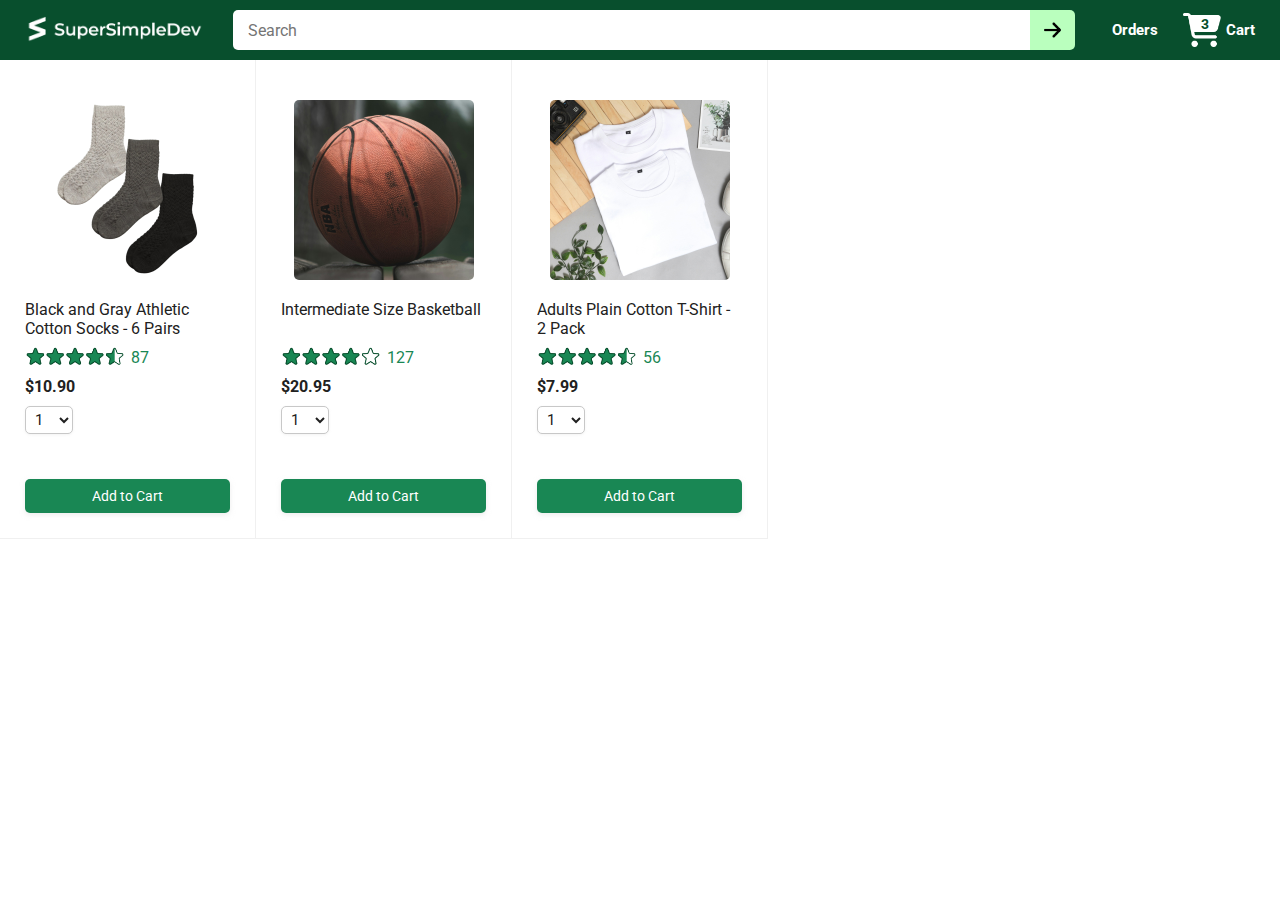
<file: index.html>
<!DOCTYPE html>
<html>
  <head>
    <title>Ecommerce Project</title>

    <!-- This code is needed for responsive design to work.
      (Responsive design = make the website look good on
      smaller screen sizes like a phone or a tablet). -->
    <meta name="viewport" content="width=device-width, initial-scale=1">
     <!--favicon-->
      <meta property="og:image" content="favicon.ico" />
     <link rel="apple-touch-icon" sizes="180x180" href="favicon_io/apple-touch-icon.png">
     <link rel="icon" type="image/png" sizes="32x32" href="favicon_io/favicon-32x32.png">
     <link rel="icon" type="image/png" sizes="16x16" href="favicon_io/favicon-16x16.png">
     <link rel="manifest" href="favicon_io/site.webmanifest">
    <!-- Load a font called Roboto from Google Fonts. -->
    <link rel="preconnect" href="https://fonts.googleapis.com">
    <link rel="preconnect" href="https://fonts.gstatic.com" crossorigin>
    <link href="https://fonts.googleapis.com/css2?family=Roboto:wght@400;500;700&display=swap" rel="stylesheet">

    <!-- Here are the CSS files for this page. -->
    <link rel="stylesheet" href="styles/shared/general.css">
    <link rel="stylesheet" href="styles/shared/header.css">
    <link rel="stylesheet" href="styles/pages/index.css">
  </head>
  <body>
    <div class="header">
      <div class="left-section">
        <a href="index.html" class="header-link">
          <img class="logo"
            src="images/logo-white.png" />
          <img class="mobile-logo"
            src="images/mobile-logo-white.png" />
        </a>
      </div>

      <div class="middle-section">
        <input class="search-bar" type="text" placeholder="Search" />

        <button class="search-button">
          <img class="search-icon" src="images/icons/search-icon.png" />
        </button>
      </div>

      <div class="right-section">
        <a class="orders-link header-link" href="orders.html">

          <span class="orders-text">Orders</span>
        </a>

        <a class="cart-link header-link" href="checkout.html">
          <img class="cart-icon" src="images/icons/cart-icon.png" />
          <div class="cart-quantity">3</div>
          <div class="cart-text">Cart</div>
        </a>
      </div>
    </div>

    <div class="home-page">
      <div class="products-grid">
        <div class="product-container">
          <div class="product-image-container">
            <img class="product-image"
              src="images/products/athletic-cotton-socks-6-pairs.jpg" />
          </div>

          <div class="product-name limit-text-to-2-lines">
            Black and Gray Athletic Cotton Socks - 6 Pairs
          </div>

          <div class="product-rating-container">
            <img class="product-rating-stars"
              src="images/ratings/rating-45.png" />
            <div class="product-rating-count link-primary">
              87
            </div>
          </div>

          <div class="product-price">
            $10.90
          </div>

          <div class="product-quantity-container">
            <select>
              <option value="1">1</option>
              <option value="2">2</option>
              <option value="3">3</option>
              <option value="4">4</option>
              <option value="5">5</option>
              <option value="6">6</option>
              <option value="7">7</option>
              <option value="8">8</option>
              <option value="9">9</option>
              <option value="10">10</option>
            </select>
          </div>

          <div class="product-spacer"></div>

          <div class="added-to-cart">
            <img src="images/icons/checkmark.png" />
            Added
          </div>

          <button class="add-to-cart-button button-primary">
            Add to Cart
          </button>
        </div>

        <div class="product-container">
          <div class="product-image-container">
            <img class="product-image"
              src="images/products/intermediate-composite-basketball.jpg" />
          </div>

          <div class="product-name limit-text-to-2-lines">
            Intermediate Size Basketball
          </div>

          <div class="product-rating-container">
            <img class="product-rating-stars"
              src="images/ratings/rating-40.png" />
            <div class="product-rating-count link-primary">
              127
            </div>
          </div>

          <div class="product-price">
            $20.95
          </div>

          <div class="product-quantity-container">
            <select>
              <option value="1">1</option>
              <option value="2">2</option>
              <option value="3">3</option>
              <option value="4">4</option>
              <option value="5">5</option>
              <option value="6">6</option>
              <option value="7">7</option>
              <option value="8">8</option>
              <option value="9">9</option>
              <option value="10">10</option>
            </select>
          </div>

          <div class="product-spacer"></div>

          <div class="added-to-cart">
            <img src="images/icons/checkmark.png" />
            Added
          </div>

          <button class="add-to-cart-button button-primary">
            Add to Cart
          </button>
        </div>

        <div class="product-container">
          <div class="product-image-container">
            <img class="product-image"
              src="images/products/adults-plain-cotton-tshirt-2-pack-teal.jpg" />
          </div>

          <div class="product-name limit-text-to-2-lines">
            Adults Plain Cotton T-Shirt - 2 Pack
          </div>

          <div class="product-rating-container">
            <img class="product-rating-stars"
              src="images/ratings/rating-45.png" />
            <div class="product-rating-count link-primary">
              56
            </div>
          </div>

          <div class="product-price">
            $7.99
          </div>

          <div class="product-quantity-container">
            <select>
              <option value="1">1</option>
              <option value="2">2</option>
              <option value="3">3</option>
              <option value="4">4</option>
              <option value="5">5</option>
              <option value="6">6</option>
              <option value="7">7</option>
              <option value="8">8</option>
              <option value="9">9</option>
              <option value="10">10</option>
            </select>
          </div>

          <div class="product-spacer"></div>

          <div class="added-to-cart">
            <img src="images/icons/checkmark.png" />
            Added
          </div>

          <button class="add-to-cart-button button-primary">
            Add to Cart
          </button>
        </div>
      </div>
    </div>
  </body>
</html>
</file>
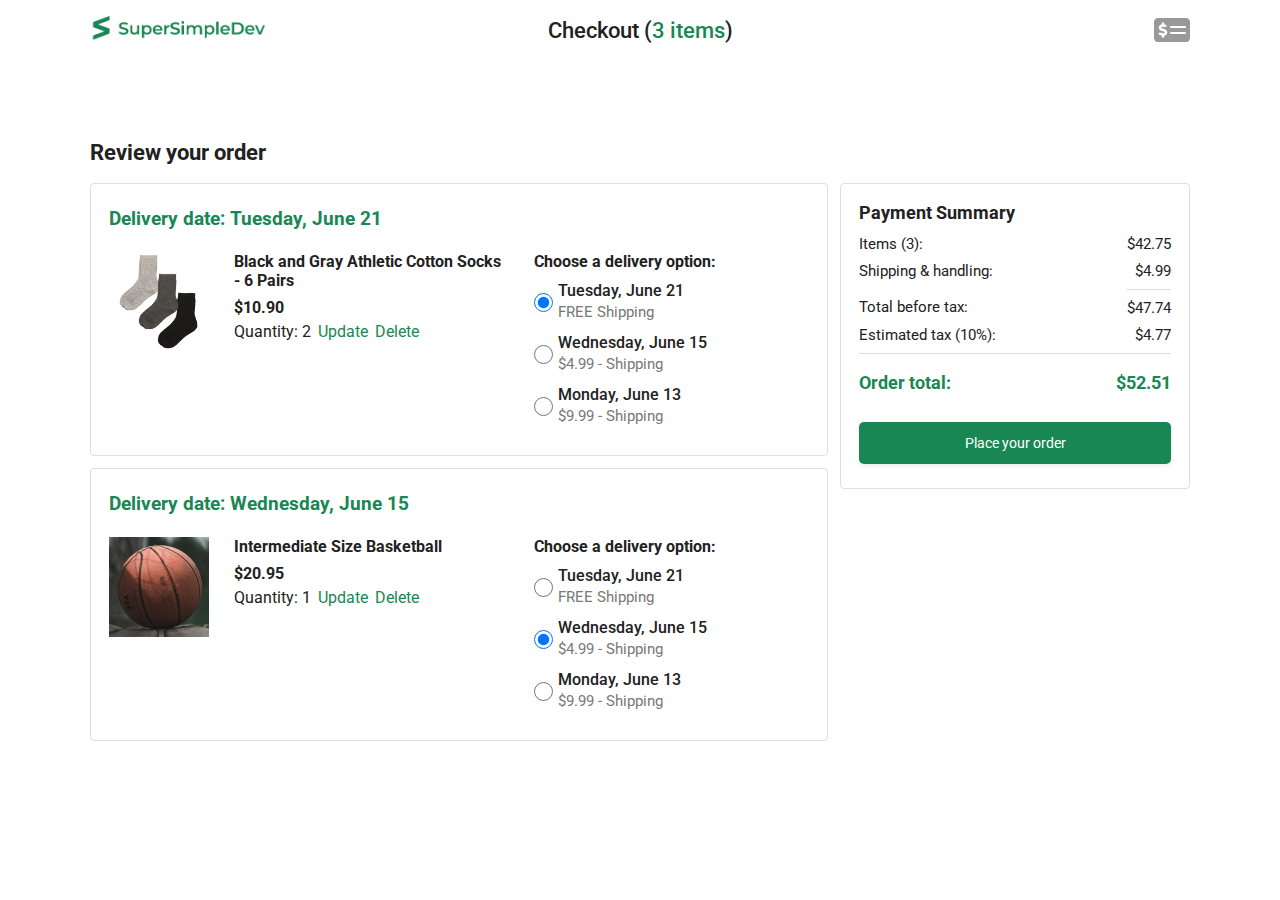
<file: checkout.html>
<!DOCTYPE html>
<html>
  <head>
    <title>Checkout</title>

    <!-- This code is needed for responsive design to work.
      (Responsive design = make the website look good on
      smaller screen sizes like a phone or a tablet). -->
    <meta name="viewport" content="width=device-width, initial-scale=1">
 <!--favicon-->
      <meta property="og:image" content="favicon.ico" />
     <link rel="apple-touch-icon" sizes="180x180" href="favicon_io/apple-touch-icon.png">
     <link rel="icon" type="image/png" sizes="32x32" href="favicon_io/favicon-32x32.png">
     <link rel="icon" type="image/png" sizes="16x16" href="favicon_io/favicon-16x16.png">
     <link rel="manifest" href="favicon_io/site.webmanifest">
    <!-- Load a font called Roboto from Google Fonts. -->
    <link rel="preconnect" href="https://fonts.googleapis.com">
    <link rel="preconnect" href="https://fonts.gstatic.com" crossorigin>
    <link href="https://fonts.googleapis.com/css2?family=Roboto:wght@400;500;700&display=swap" rel="stylesheet">

    <!-- Here are the CSS files for this page. -->
    <link rel="stylesheet" href="styles/shared/general.css">
    <link rel="stylesheet" href="styles/pages/checkout/checkout-header.css">
    <link rel="stylesheet" href="styles/pages/checkout/checkout.css">
  </head>
  <body>
    <div class="checkout-header">
      <div class="header-content">
        <div class="checkout-header-left-section">
          <a href="index.html">
            <img class="logo" src="images/logo.png" />
            <img class="mobile-logo" src="images/mobile-logo.png" />
          </a>
        </div>

        <div class="checkout-header-middle-section">
          Checkout (<a class="return-to-home-link"
            href="index.html">3 items</a>)
        </div>

        <div class="checkout-header-right-section">
          <img src="images/icons/checkout-lock-icon.png" />
        </div>
      </div>
    </div>

    <div class="checkout-page">
      <div class="page-title">Review your order</div>

      <div class="checkout-grid">
        <div class="order-summary">
          <div class="cart-item-container">
            <div class="delivery-date">
              Delivery date: Tuesday, June 21
            </div>

            <div class="cart-item-details-grid">
              <img class="product-image"
                src="images/products/athletic-cotton-socks-6-pairs.jpg" />

              <div class="cart-item-details">
                <div class="product-name">
                  Black and Gray Athletic Cotton Socks - 6 Pairs
                </div>
                <div class="product-price">
                  $10.90
                </div>
                <div class="product-quantity">
                  <span>
                    Quantity: <span class="quantity-label">2</span>
                  </span>
                  <span class="update-quantity-link link-primary">
                    Update
                  </span>
                  <span class="delete-quantity-link link-primary">
                    Delete
                  </span>
                </div>
              </div>

              <div class="delivery-options">
                <div class="delivery-options-title">
                  Choose a delivery option:
                </div>
                <div class="delivery-option">
                  <input type="radio" checked
                    class="delivery-option-input"
                    name="delivery-option-1" />
                  <div>
                    <div class="delivery-option-date">
                      Tuesday, June 21
                    </div>
                    <div class="delivery-option-price">
                      FREE Shipping
                    </div>
                  </div>
                </div>
                <div class="delivery-option">
                  <input type="radio"
                    class="delivery-option-input"
                    name="delivery-option-1" />
                  <div>
                    <div class="delivery-option-date">
                      Wednesday, June 15
                    </div>
                    <div class="delivery-option-price">
                      $4.99 - Shipping
                    </div>
                  </div>
                </div>
                <div class="delivery-option">
                  <input type="radio"
                    class="delivery-option-input"
                    name="delivery-option-1" />
                  <div>
                    <div class="delivery-option-date">
                      Monday, June 13
                    </div>
                    <div class="delivery-option-price">
                      $9.99 - Shipping
                    </div>
                  </div>
                </div>
              </div>
            </div>
          </div>

          <div class="cart-item-container">
            <div class="delivery-date">
              Delivery date: Wednesday, June 15
            </div>

            <div class="cart-item-details-grid">
              <img class="product-image"
                src="images/products/intermediate-composite-basketball.jpg" />

              <div class="cart-item-details">
                <div class="product-name">
                  Intermediate Size Basketball
                </div>
                <div class="product-price">
                  $20.95
                </div>
                <div class="product-quantity">
                  <span>
                    Quantity: <span class="quantity-label">1</span>
                  </span>
                  <span class="update-quantity-link link-primary">
                    Update
                  </span>
                  <span class="delete-quantity-link link-primary">
                    Delete
                  </span>
                </div>
              </div>

              <div class="delivery-options">
                <div class="delivery-options-title">
                  Choose a delivery option:
                </div>

                <div class="delivery-option">
                  <input type="radio" class="delivery-option-input"
                    name="delivery-option-2" />
                  <div>
                    <div class="delivery-option-date">
                      Tuesday, June 21
                    </div>
                    <div class="delivery-option-price">
                      FREE Shipping
                    </div>
                  </div>
                </div>
                <div class="delivery-option">
                  <input type="radio" checked class="delivery-option-input"
                    name="delivery-option-2" />
                  <div>
                    <div class="delivery-option-date">
                      Wednesday, June 15
                    </div>
                    <div class="delivery-option-price">
                      $4.99 - Shipping
                    </div>
                  </div>
                </div>
                <div class="delivery-option">
                  <input type="radio" class="delivery-option-input"
                    name="delivery-option-2" />
                  <div>
                    <div class="delivery-option-date">
                      Monday, June 13
                    </div>
                    <div class="delivery-option-price">
                      $9.99 - Shipping
                    </div>
                  </div>
                </div>
              </div>
            </div>
          </div>
        </div>

        <div class="payment-summary">
            <div class="payment-summary-title">
              Payment Summary
            </div>

            <div class="payment-summary-row">
              <div>Items (3):</div>
              <div class="payment-summary-money">$42.75</div>
            </div>

            <div class="payment-summary-row">
              <div>Shipping &amp; handling:</div>
              <div class="payment-summary-money">$4.99</div>
            </div>

            <div class="payment-summary-row subtotal-row">
              <div>Total before tax:</div>
              <div class="payment-summary-money">$47.74</div>
            </div>

            <div class="payment-summary-row">
              <div>Estimated tax (10%):</div>
              <div class="payment-summary-money">$4.77</div>
            </div>

            <div class="payment-summary-row total-row">
              <div>Order total:</div>
              <div class="payment-summary-money">$52.51</div>
            </div>

            <button class="place-order-button button-primary">
              Place your order
            </button>
        </div>
      </div>
    </div>
  </body>
</html>
</file>
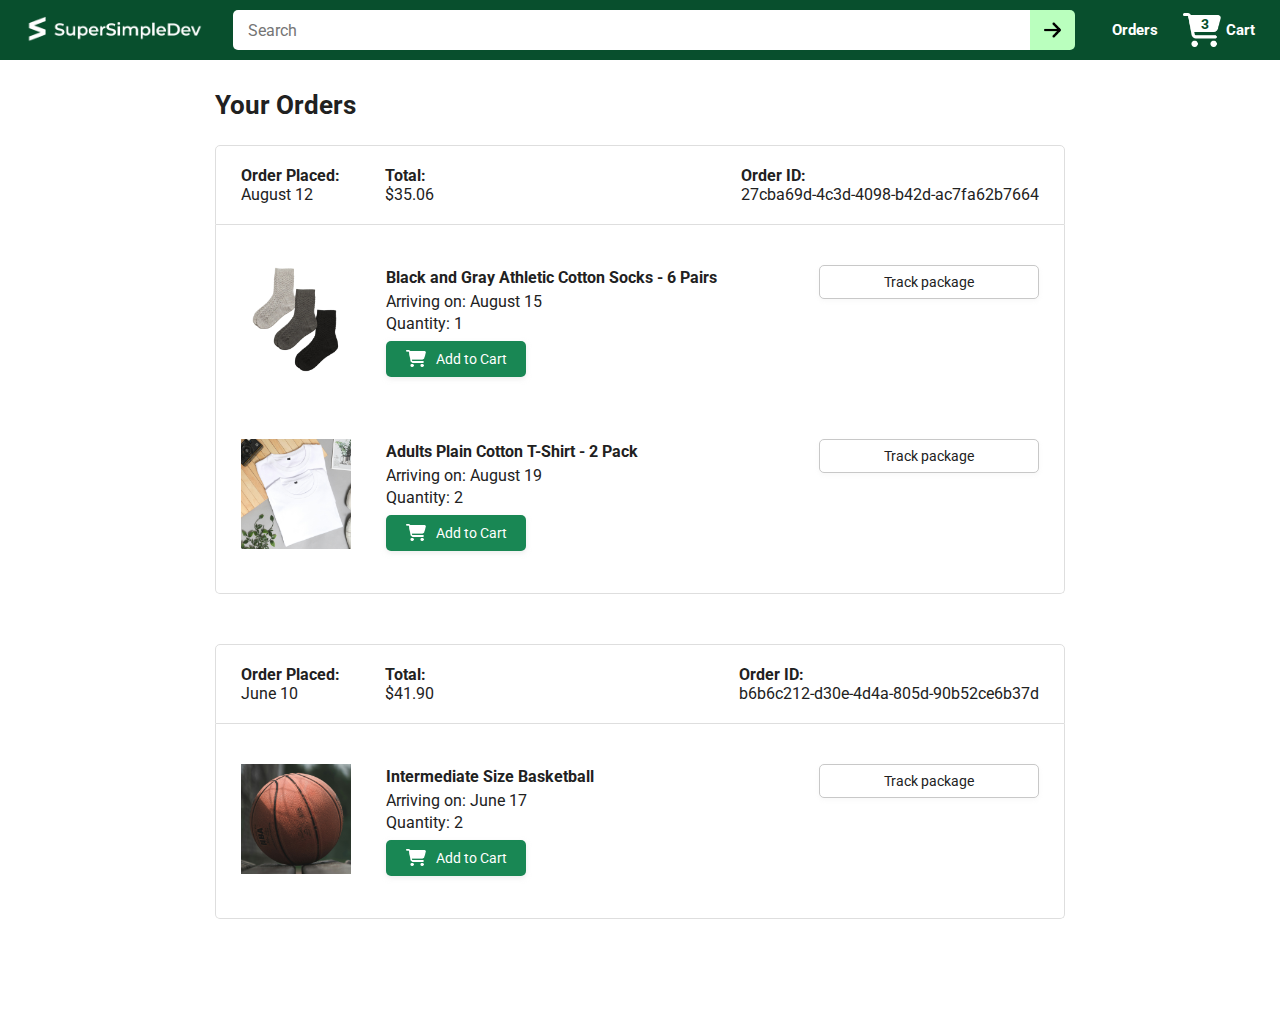
<file: orders.html>
<!DOCTYPE html>
<html>
  <head>
    <title>Orders</title>

    <!-- This code is needed for responsive design to work.
      (Responsive design = make the website look good on
      smaller screen sizes like a phone or a tablet). -->
    <meta name="viewport" content="width=device-width, initial-scale=1">
 <!--favicon-->
      <meta property="og:image" content="favicon.ico" />
     <link rel="apple-touch-icon" sizes="180x180" href="favicon_io/apple-touch-icon.png">
     <link rel="icon" type="image/png" sizes="32x32" href="favicon_io/favicon-32x32.png">
     <link rel="icon" type="image/png" sizes="16x16" href="favicon_io/favicon-16x16.png">
     <link rel="manifest" href="favicon_io/site.webmanifest">
    <!-- Load a font called Roboto from Google Fonts. -->
    <link rel="preconnect" href="https://fonts.googleapis.com">
    <link rel="preconnect" href="https://fonts.gstatic.com" crossorigin>
    <link href="https://fonts.googleapis.com/css2?family=Roboto:wght@400;500;700&display=swap" rel="stylesheet">

    <!-- Here are the CSS files for this page. -->
    <link rel="stylesheet" href="styles/shared/general.css">
    <link rel="stylesheet" href="styles/shared/header.css">
    <link rel="stylesheet" href="styles/pages/orders.css">
  </head>
  <body>
    <div class="header">
      <div class="left-section">
        <a href="index.html" class="header-link">
          <img class="logo"
            src="images/logo-white.png" />
          <img class="mobile-logo"
            src="images/mobile-logo-white.png" />
        </a>
      </div>

      <div class="middle-section">
        <input class="search-bar" type="text" placeholder="Search" />

        <button class="search-button">
          <img class="search-icon" src="images/icons/search-icon.png" />
        </button>
      </div>

      <div class="right-section">
        <a class="orders-link header-link" href="orders.html">

          <span class="orders-text">Orders</span>
        </a>

        <a class="cart-link header-link" href="checkout.html">
          <img class="cart-icon" src="images/icons/cart-icon.png" />
          <div class="cart-quantity">3</div>
          <div class="cart-text">Cart</div>
        </a>
      </div>
    </div>

    <div class="orders-page">
      <div class="page-title">Your Orders</div>

      <div class="orders-grid">
        <div class="order-container">

          <div class="order-header">
            <div class="order-header-left-section">
              <div class="order-date">
                <div class="order-header-label">Order Placed:</div>
                <div>August 12</div>
              </div>
              <div class="order-total">
                <div class="order-header-label">Total:</div>
                <div>$35.06</div>
              </div>
            </div>

            <div class="order-header-right-section">
              <div class="order-header-label">Order ID:</div>
              <div>27cba69d-4c3d-4098-b42d-ac7fa62b7664</div>
            </div>
          </div>

          <div class="order-details-grid">
            <div class="product-image-container">
              <img src="images/products/athletic-cotton-socks-6-pairs.jpg" />
            </div>

            <div class="product-details">
              <div class="product-name">
                Black and Gray Athletic Cotton Socks - 6 Pairs
              </div>
              <div class="product-delivery-date">
                Arriving on: August 15
              </div>
              <div class="product-quantity">
                Quantity: 1
              </div>
              <button class="buy-again-button button-primary">
                <img class="buy-again-icon" src="images/icons/buy-again.png" />
                <span class="buy-again-message">Add to Cart</span>
              </button>
            </div>

            <div class="product-actions">
              <a href="tracking.html">
                <button class="track-package-button button-secondary">
                  Track package
                </button>
              </a>
            </div>

            <div class="product-image-container">
              <img src="images/products/adults-plain-cotton-tshirt-2-pack-teal.jpg" />
            </div>

            <div class="product-details">
              <div class="product-name">
                Adults Plain Cotton T-Shirt - 2 Pack
              </div>
              <div class="product-delivery-date">
                Arriving on: August 19
              </div>
              <div class="product-quantity">
                Quantity: 2
              </div>
              <button class="buy-again-button button-primary">
                <img class="buy-again-icon" src="images/icons/buy-again.png" />
                <span class="buy-again-message">Add to Cart</span>
              </button>
            </div>

            <div class="product-actions">
              <a href="tracking.html">
                <button class="track-package-button button-secondary">
                  Track package
                </button>
              </a>
            </div>
          </div>
        </div>

        <div class="order-container">

          <div class="order-header">
            <div class="order-header-left-section">
              <div class="order-date">
                <div class="order-header-label">Order Placed:</div>
                <div>June 10</div>
              </div>
              <div class="order-total">
                <div class="order-header-label">Total:</div>
                <div>$41.90</div>
              </div>
            </div>

            <div class="order-header-right-section">
              <div class="order-header-label">Order ID:</div>
              <div>b6b6c212-d30e-4d4a-805d-90b52ce6b37d</div>
            </div>
          </div>

          <div class="order-details-grid">
            <div class="product-image-container">
              <img src="images/products/intermediate-composite-basketball.jpg" />
            </div>

            <div class="product-details">
              <div class="product-name">
                Intermediate Size Basketball
              </div>
              <div class="product-delivery-date">
                Arriving on: June 17
              </div>
              <div class="product-quantity">
                Quantity: 2
              </div>
              <button class="buy-again-button button-primary">
                <img class="buy-again-icon" src="images/icons/buy-again.png" />
                <span class="buy-again-message">Add to Cart</span>
              </button>
            </div>

            <div class="product-actions">
              <a href="tracking.html">
                <button class="track-package-button button-secondary">
                  Track package
                </button>
              </a>
            </div>
          </div>
        </div>
      </div>
    </div>
  </body>
</html>
</file>
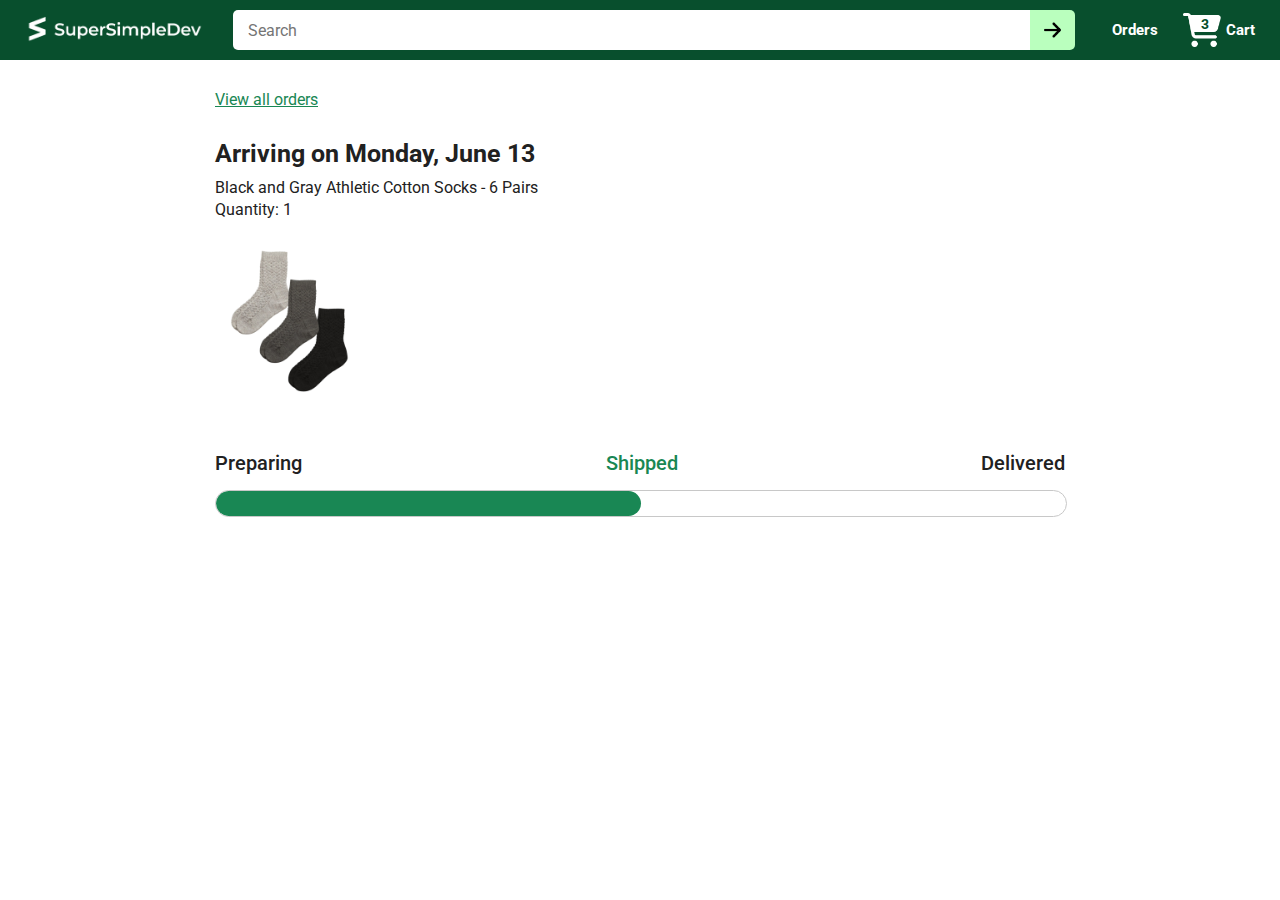
<file: tracking.html>
<!DOCTYPE html>
<html>
  <head>
    <title>Tracking</title>

    <!-- This code is needed for responsive design to work.
      (Responsive design = make the website look good on
      smaller screen sizes like a phone or a tablet). -->
    <meta name="viewport" content="width=device-width, initial-scale=1">
 <!--favicon-->
      <meta property="og:image" content="favicon.ico" />
     <link rel="apple-touch-icon" sizes="180x180" href="favicon_io/apple-touch-icon.png">
     <link rel="icon" type="image/png" sizes="32x32" href="favicon_io/favicon-32x32.png">
     <link rel="icon" type="image/png" sizes="16x16" href="favicon_io/favicon-16x16.png">
     <link rel="manifest" href="favicon_io/site.webmanifest">
    <!-- Load a font called Roboto from Google Fonts. -->
    <link rel="preconnect" href="https://fonts.googleapis.com">
    <link rel="preconnect" href="https://fonts.gstatic.com" crossorigin>
    <link href="https://fonts.googleapis.com/css2?family=Roboto:wght@400;500;700&display=swap" rel="stylesheet">

    <!-- Here are the CSS files for this page. -->
    <link rel="stylesheet" href="styles/shared/general.css">
    <link rel="stylesheet" href="styles/shared/header.css">
    <link rel="stylesheet" href="styles/pages/tracking.css">
  </head>
  <body>
    <div class="header">
      <div class="left-section">
        <a href="index.html" class="header-link">
          <img class="logo"
            src="images/logo-white.png" />
          <img class="mobile-logo"
            src="images/mobile-logo-white.png" />
        </a>
      </div>

      <div class="middle-section">
        <input class="search-bar" type="text" placeholder="Search" />

        <button class="search-button">
          <img class="search-icon" src="images/icons/search-icon.png" />
        </button>
      </div>

      <div class="right-section">
        <a class="orders-link header-link" href="orders.html">

          <span class="orders-text">Orders</span>
        </a>

        <a class="cart-link header-link" href="checkout.html">
          <img class="cart-icon" src="images/icons/cart-icon.png" />
          <div class="cart-quantity">3</div>
          <div class="cart-text">Cart</div>
        </a>
      </div>
    </div>

    <div class="tracking-page">
      <div class="order-tracking">
        <a class="back-to-orders-link link-primary" href="orders.html">
          View all orders
        </a>

        <div class="delivery-date">
          Arriving on Monday, June 13
        </div>

        <div class="product-info">
          Black and Gray Athletic Cotton Socks - 6 Pairs
        </div>

        <div class="product-info">
          Quantity: 1
        </div>

        <img class="product-image" src="images/products/athletic-cotton-socks-6-pairs.jpg" />

        <div class="progress-labels-container">
          <div class="progress-label">
            Preparing
          </div>
          <div class="progress-label current-status">
            Shipped
          </div>
          <div class="progress-label">
            Delivered
          </div>
        </div>

        <div class="progress-bar-container">
          <div class="progress-bar"></div>
        </div>
      </div>
    </div>
  </body>
</html>
</file>
<file: styles/shared/general.css>
body {
  font-family: Roboto, Arial;
  color: rgb(33, 33, 33);
  /* The <body> element has a default margin of 8px
     on all sides. This removes the default margins. */
  margin: 0;
}

/* Remove the default margins of <p> elements. */
p {
  margin: 0;
}

button {
  font-size: 14px;
  cursor: pointer;
}

select {
  cursor: pointer;
}

input, select, button {
  font-family: Roboto, Arial;
}

.button-primary {
  color: rgb(255, 255, 255);
  background-color: rgb(25, 135, 84);
  border: 1px solid transparent;
  border-radius: 5px;
  cursor: pointer;
  box-shadow: 0 2px 5px rgba(220, 220, 220, 0.5);
}

.button-primary:hover {
  background-color: rgba(25, 135, 84, 0.75);
  border: 1px solid transparent;
}

.button-primary:active {
  background: rgba(25, 135, 84, 0.5);
  border-color: transparent;
  box-shadow: none;
}

.button-secondary {
  color: rgb(33, 33, 33);
  background: white;
  border: 1px solid rgb(200, 200, 200);
  border-radius: 5px;
  cursor: pointer;
  box-shadow: 0 2px 5px rgba(220, 220, 220, 0.2);
}

.button-secondary:hover {
  background-color: rgb(250, 250, 250);
}

.button-secondary:active {
  background-color: rgb(240, 240, 240);
  box-shadow: none;
}

/* These styles will limit text to 2 lines. Anything
   beyond 2 lines will be replaced with "..."
   You can find this code by using an A.I. tool or by
   searching in Google.
   https://css-tricks.com/almanac/properties/l/line-clamp/ */
.limit-text-to-2-lines {
  display: -webkit-box;
  -webkit-line-clamp: 2;
  -webkit-box-orient: vertical;
  overflow: hidden;
}

.link-primary {
  color: rgb(25, 135, 84);
  cursor: pointer;
}

.link-primary:hover {
  opacity: 0.75;
}

.link-primary:active {
  opacity: 0.5;
}

/* Styles for dropdown selectors. */
select {
  color: rgb(33, 33, 33);
  background-color: rgb(255, 255, 255);
  border: 1px solid rgb(200, 200, 200);
  border-radius: 5px;
  padding: 3px 5px;
  font-size: 15px;
  cursor: pointer;
  box-shadow: 0 1px 3px rgba(200, 200, 200, 0.2);
}

select:focus,
input:focus {
  outline: 2px solid rgb(25, 135, 84);
}
</file>
<file: styles/shared/header.css>
.header {
  background-color: rgb(8, 79, 45);
  color: white;
  padding-left: 15px;
  padding-right: 15px;

  display: flex;
  align-items: center;
  justify-content: space-between;

  position: fixed;
  top: 0;
  left: 0;
  right: 0;
  height: 60px;
}

.header .left-section {
  width: 208px;
}

@media (max-width: 800px) {
  .header .left-section {
    width: unset;
  }
}

.header .header-link {
  display: inline-block;
  padding: 6px 9.5px;
  border-radius: 2px;
  cursor: pointer;
  text-decoration: none;
  border: 1px solid rgba(0, 0, 0, 0);
}

.header .header-link:hover {
  border: 1px solid white;
}

.header .logo {
  height: 26px;
  margin-top: 1px;
}

.header .mobile-logo {
  display: none;
}

@media (max-width: 675px) {
  .header .logo {
    display: none;
  }

  .header .mobile-logo {
    display: block;
    height: 26px;
    margin-top: 1px;
  }
}

.header .middle-section {
  flex: 1;
  max-width: 850px;
  margin-left: 10px;
  margin-right: 10px;
  display: flex;
}

.header .search-bar {
  flex: 1;
  width: 0;
  font-size: 16px;
  height: 38px;
  padding-left: 15px;
  border: none;
  border-top-left-radius: 5px;
  border-bottom-left-radius: 5px;
  border-top-right-radius: 0;
  border-bottom-right-radius: 0;
}

.header .search-button {
  background-color: rgb(186, 255, 190);
  border: none;
  width: 45px;
  height: 40px;
  border-top-right-radius: 5px;
  border-bottom-right-radius: 5px;
  flex-shrink: 0;
}

.header .search-icon {
  height: 20px;
  margin-left: 0px;
  margin-top: 3px;
}

.header .right-section {
  width: 180px;
  flex-shrink: 0;
  display: flex;
  justify-content: end;
}

.header .orders-link {
  color: white;

  display: flex;
  align-items: center;
  padding-left: 13px;
  padding-right: 13px;
}

.header .orders-text {
  display: block;
  font-size: 15px;
  font-weight: 700;
}

.header .cart-link {
  color: white;
  display: flex;
  align-items: center;
  position: relative;
}

.header .cart-icon {
  width: 38px;
}

.header .cart-text {
  margin-left: 5px;
  font-size: 15px;
  font-weight: 700;
}

.header .cart-quantity {
  color: rgb(8, 79, 45);
  font-size: 14px;
  font-weight: 700;

  position: absolute;
  top: 8.5px;
  right: 46px;

  width: 26px;
  text-align: center;
}
</file>
<file: styles/pages/index.css>
.home-page {
  margin-top: 60px;
}

.home-page .products-grid {
  display: grid;

  /* - In CSS Grid, 1fr means a column will take up the
       remaining space in the grid.
     - If we write 1fr 1fr ... 1fr; 8 times, this will
       divide the grid into 8 columns, each taking up an
       equal amount of the space.
     - repeat(8, 1fr); is a shortcut for repeating "1fr"
       8 times (instead of typing out "1fr" 8 times).
       repeat(...) is a special property that works with
       display: grid; */
  grid-template-columns: repeat(8, 1fr);
}

/* @media is used to create responsive design (making the
   website look good on any screen size). This @media
   means when the screen width is 2000px or less, we
   will divide the grid into 7 columns instead of 8. */
@media (max-width: 2000px) {
  .home-page .products-grid {
    grid-template-columns: repeat(7, 1fr);
  }
}

/* This @media means when the screen width is 1600px or
   less, we will divide the grid into 6 columns. */
@media (max-width: 1600px) {
  .home-page .products-grid {
    grid-template-columns: repeat(6, 1fr);
  }
}

@media (max-width: 1300px) {
  .home-page .products-grid {
    grid-template-columns: repeat(5, 1fr);
  }
}

@media (max-width: 1000px) {
  .home-page .products-grid {
    grid-template-columns: repeat(4, 1fr);
  }
}

@media (max-width: 800px) {
  .home-page .products-grid {
    grid-template-columns: repeat(3, 1fr);
  }
}

@media (max-width: 575px) {
  .home-page .products-grid {
    grid-template-columns: repeat(2, 1fr);
  }
}

@media (max-width: 450px) {
  .home-page .products-grid {
    grid-template-columns: 1fr;
  }
}

.home-page .product-container {
  padding-top: 40px;
  padding-bottom: 25px;
  padding-left: 25px;
  padding-right: 25px;

  border-right: 1px solid rgb(240, 240, 240);
  border-bottom: 1px solid rgb(240, 240, 240);

  display: flex;
  flex-direction: column;
}

.home-page .product-image-container {
  display: flex;
  justify-content: center;
  align-items: center;

  height: 180px;
  margin-bottom: 20px;
}

.home-page .product-image {
  /* Images overflow the container by default. To prevent this, set
     max-width and max-height to 100% to stay inside container. */
  max-width: 100%;
  max-height: 100%;
  border-radius: 5px;
}

.home-page .product-name {
  height: 40px;
  margin-bottom: 5px;
}

.home-page .product-rating-container {
  display: flex;
  align-items: center;
  margin-bottom: 10px;
}

.home-page .product-rating-stars {
  width: 100px;
  margin-right: 6px;
}

.home-page .product-rating-count {
  color: rgb(25, 135, 84);
  cursor: auto;
  margin-top: 3px;
}

.home-page .product-price {
  font-weight: 700;
  margin-bottom: 10px;
}

.home-page .product-quantity-container {
  margin-bottom: 17px;
}

.home-page .product-spacer {
  flex: 1;
}

.home-page .added-to-cart {
  color: rgb(25, 135, 84);
  font-size: 16px;

  display: flex;
  align-items: center;
  margin-bottom: 8px;

  /* At first, the "Added to cart" message will
     be invisible. Use JavaScript to change the
     opacity and make it visible. */
  opacity: 0;
}

.home-page .added-to-cart img {
  height: 19px;
  margin-right: 6px;
}

.home-page .add-to-cart-button {
  width: 100%;
  padding: 8px;
  height: 34px;
  margin-top: 1px;
}
</file>
<file: styles/pages/checkout/checkout-header.css>
.checkout-header {
  height: 60px;
  padding-left: 30px;
  padding-right: 30px;
  background-color: white;

  display: flex;
  justify-content: center;

  position: fixed;
  top: 0;
  left: 0;
  right: 0;
  z-index: 1000;
}

.checkout-header .header-content {
  width: 100%;
  max-width: 1100px;

  display: flex;
  align-items: center;
}

.checkout-header .checkout-header-left-section {
  width: 200px;
}

.checkout-header .logo {
  height: 26px;
  margin-top: 0px;
}

.checkout-header .mobile-logo {
  display: none;
}

/* @media is used to create responsive design (making the
   website look good on any screen size). This @media
   means when the screen width is 575px or less, different
   styles (inside the {...}) will be applied. */
@media (max-width: 575px) {
  .checkout-header .checkout-header-left-section {
    width: auto;
  }

  .checkout-header .logo {
    display: none;
  }

  .checkout-header .mobile-logo {
    display: inline-block;
    height: 26px;
  }
}

.checkout-header .checkout-header-middle-section {
  flex: 1;
  flex-shrink: 0;
  text-align: center;

  font-size: 22px;
  font-weight: 500;

  display: flex;
  justify-content: center;
}

.checkout-header .return-to-home-link {
  color: rgb(25, 135, 84);

  text-decoration: none;
  cursor: pointer;
}

@media (max-width: 1000px) {
  .checkout-header .checkout-header-middle-section {
    font-size: 20px;
    margin-right: 60px;
  }

  .checkout-header .return-to-home-link {
    font-size: 20px;
  }
}

@media (max-width: 575px) {
  .checkout-header .checkout-header-middle-section {
    margin-right: 5px;
  }
}

.checkout-header .checkout-header-right-section {
  text-align: right;
  width: 200px;
  display: flex;
  align-items: center;
  justify-content: end;
}

.checkout-header .checkout-header-right-section img {
  height: 32px;
}

@media (max-width: 1000px) {
  .checkout-header .checkout-header-right-section {
    width: auto;
  }
}
</file>
<file: styles/pages/checkout/checkout.css>
.checkout-page {
  max-width: 1100px;
  padding-left: 30px;
  padding-right: 30px;

  margin-top: 140px;
  margin-bottom: 100px;

  /* margin-left: auto;
     margin-right auto;
     Is a trick for centering an element horizontally
     without needing a container. */
  margin-left: auto;
  margin-right: auto;
}

.checkout-page .page-title {
  font-weight: 700;
  font-size: 22px;
  margin-bottom: 18px;
}

.checkout-page .checkout-grid {
  display: grid;
  /* Here, 1fr means the first column will take
     up the remaining space in the grid. */
  grid-template-columns: 1fr 350px;
  column-gap: 12px;

  /* Use align-items: start; to prevent the elements
     in the grid from stretching vertically. */
  align-items: start;
}

@media (max-width: 1000px) {
  .checkout-page .main {
    max-width: 500px;
  }

  .checkout-page .checkout-grid {
    grid-template-columns: 1fr;
  }
}

.checkout-page .cart-item-container,
.checkout-page .payment-summary {
  border: 1px solid rgb(222, 222, 222);
  border-radius: 4px;
  padding: 18px;
}

.checkout-page .cart-item-container {
  margin-bottom: 12px;
}

.checkout-page .payment-summary {
  padding-bottom: 5px;
}

@media (max-width: 1000px) {
  .checkout-page .payment-summary {
    /* grid-row: 1 means this element will be placed into row
      1 in the grid. (Normally, the row that an element is
      placed in is determined by the order of the elements in
      the HTML. grid-row overrides this default ordering). */
    grid-row: 1;
    margin-bottom: 12px;
  }
}

.checkout-page .delivery-date {
  color: rgb(25, 135, 84);
  font-weight: 700;
  font-size: 19px;
  margin-top: 5px;
  margin-bottom: 22px;
}

.checkout-page .cart-item-details-grid {
  display: grid;
  /* 100px 1fr 1fr; means the 2nd and 3rd column will
    take up half the remaining space in the grid
    (they will divide up the remaining space evenly). */
  grid-template-columns: 100px 1fr 1fr;
  column-gap: 25px;
}

@media (max-width: 1000px) {
  .checkout-page .cart-item-details-grid {
    grid-template-columns: 100px 1fr;
    row-gap: 30px;
  }
}

.checkout-page .product-image {
  max-width: 100%;
  max-height: 120px;

  /* margin-left: auto;
     margin-right auto;
     Is a trick for centering an element horizontally
     without needing a container. */
  margin-left: auto;
  margin-right: auto;
}

.checkout-page .product-name {
  font-weight: 700;
  margin-bottom: 8px;
}

.checkout-page .product-price {

  font-weight: 700;
  margin-bottom: 5px;
}

.checkout-page .product-quantity .link-primary {
  margin-left: 3px;
}

@media (max-width: 1000px) {
  .checkout-page .delivery-options {
    /* grid-column: 1 means this element will be placed
       in column 1 in the grid. (Normally, the column that
       an element is placed in is determined by the order
       of the elements in the HTML. grid-column overrides
       this default ordering).

       / span 2 means this element will take up 2 columns
       in the grid (Normally, each element takes up 1
       column in the grid). */
    grid-column: 1 / span 2;
  }
}

.checkout-page .delivery-options-title {
  font-weight: 700;
  margin-bottom: 10px;
}

.checkout-page .delivery-option {
  display: grid;
  grid-template-columns: 24px 1fr;
  margin-bottom: 12px;
  cursor: pointer;
}

.checkout-page .delivery-option-input {
  margin: 3px 5px 0px 0px;
  cursor: pointer;
}

.checkout-page .delivery-option-date {

  font-weight: 500;
  margin-bottom: 3px;
}

.checkout-page .delivery-option-price {
  color: rgb(120, 120, 120);
  font-size: 15px;
}

.checkout-page .payment-summary-title {
  font-weight: 700;
  font-size: 18px;
  margin-bottom: 12px;
}

.checkout-page .payment-summary-row {
  display: grid;
  /* 1fr auto; means the width of the 2nd column will be
     determined by the elements inside the column (auto).
     The 1st column will take up the remaining space. */
  grid-template-columns: 1fr auto;

  font-size: 15px;
  margin-bottom: 9px;
}

.checkout-page .payment-summary-money {
  text-align: right;
}

.checkout-page .subtotal-row .payment-summary-money {
  border-top: 1px solid rgb(222, 222, 222);
}

.checkout-page .subtotal-row div {
  padding-top: 9px;
}

.checkout-page .total-row {
  color: rgb(25, 135, 84);
  font-weight: 700;
  font-size: 18px;

  border-top: 1px solid rgb(222, 222, 222);
  padding-top: 18px;
}

.checkout-page .place-order-button {
  width: 100%;
  padding-top: 12px;
  padding-bottom: 12px;
  border-radius: 5px;

  margin-top: 20px;
  margin-bottom: 19px;
}
</file>
<file: styles/pages/orders.css>
.orders-page {
  max-width: 850px;
  margin-top: 90px;
  margin-bottom: 100px;
  padding-left: 20px;
  padding-right: 20px;

  /* margin-left: auto;
     margin-right auto;
     Is a trick for centering an element horizontally
     without needing a container. */
  margin-left: auto;
  margin-right: auto;
}

.orders-page .page-title {
  font-weight: 700;
  font-size: 26px;
  margin-bottom: 25px;
}

.orders-page .orders-grid {
  display: grid;
  grid-template-columns: 1fr;
  row-gap: 50px;
}

.orders-page .order-header {
  background-color: rgb(255, 255, 255);
  border: 1px solid rgb(222, 222, 222);

  display: flex;
  align-items: center;
  justify-content: space-between;

  padding: 20px 25px;
  border-top-left-radius: 5px;
  border-top-right-radius: 5px;
}

.orders-page .order-header-left-section {
  display: flex;
  flex-shrink: 0;
}

.orders-page .order-header-label {
  font-weight: 700;
}

.orders-page .order-date,
.orders-page .order-total {
  margin-right: 45px;
}

.orders-page .order-header-right-section {
  flex-shrink: 1;
}

@media (max-width: 575px) {
  .orders-page .order-header {
    flex-direction: column;
    align-items: start;
    line-height: 23px;
    padding: 15px;
  }

  .orders-page .order-header-left-section {
    flex-direction: column;
  }

  .orders-page .order-header-label {
    margin-right: 5px;
  }

  .orders-page .order-date,
  .orders-page .order-total {
    display: grid;
    grid-template-columns: auto 1fr;
    margin-right: 0;
  }

  .orders-page .order-header-right-section {
    display: grid;
    grid-template-columns: auto 1fr;
  }
}

.orders-page .order-details-grid {
  padding: 40px 25px;
  border: 1px solid rgb(222, 222, 222);
  border-top: none;
  border-bottom-left-radius: 5px;
  border-bottom-right-radius: 5px;

  display: grid;
  grid-template-columns: 110px 1fr 220px;
  column-gap: 35px;
  row-gap: 60px;
  align-items: center;
}

@media (max-width: 800px) {
  .orders-page .order-details-grid {
    grid-template-columns: 110px 1fr;
    row-gap: 0;
    padding-bottom: 8px;
  }
}

@media (max-width: 450px) {
  .orders-page .order-details-grid {
    grid-template-columns: 1fr;
  }
}

.orders-page .product-image-container {
  text-align: center;
}

.orders-page .product-image-container img {
  max-width: 110px;
  max-height: 110px;
}

.orders-page .product-name {
  font-weight: 700;
  margin-bottom: 5px;
}

.orders-page .product-delivery-date {
  margin-bottom: 3px;
}

.orders-page .product-quantity {
  margin-bottom: 8px;
}

.orders-page .buy-again-button {
  font-size: 14px;
  width: 140px;
  height: 36px;
  border-radius: 5px;

  display: flex;
  align-items: center;
  justify-content: center;
}

.orders-page .buy-again-icon {
  width: 20px;
  margin-right: 10px;
}

.orders-page .product-actions {
  align-self: start;
}

.orders-page .track-package-button {
  width: 100%;
  font-size: 14px;
  padding: 8px;
}

@media (max-width: 800px) {
  .orders-page .buy-again-button {
    margin-bottom: 10px;
  }

  .orders-page .product-actions {
    /* grid-column: 2 means this element will be placed
       in column 2 in the grid. (Normally, the column that
       an element is placed in is determined by the order
       of the elements in the HTML. grid-column overrides
       this default ordering). */
    grid-column: 2;
    margin-bottom: 30px;
  }

  .orders-page .track-package-button {
    width: 140px;
  }
}

@media (max-width: 450px) {
  .orders-page .product-image-container {
    text-align: center;
    margin-bottom: 25px;
  }

  .orders-page .product-image-container img {
    max-width: 150px;
    max-height: 150px;
  }

  .orders-page .product-name {
    margin-bottom: 10px;
  }

  .orders-page .product-quantity {
    margin-bottom: 15px;
  }

  .orders-page .buy-again-button {
    width: 100%;
    margin-bottom: 15px;
  }

  .orders-page .product-actions {
    /* grid-column: auto; undos grid-column: 2; from above.
      This element will now be placed in its normal column
      in the grid. */
    grid-column: auto;
    margin-bottom: 70px;
  }

  .orders-page .track-package-button {
    width: 100%;
    padding: 12px;
  }
}
</file>
<file: styles/pages/tracking.css>
.tracking-page {
  max-width: 850px;
  margin-top: 90px;
  margin-bottom: 100px;
  padding-left: 30px;
  padding-right: 30px;

  /* margin-left: auto;
     margin-right auto;
     Is a trick for centering an element horizontally
     without needing a container. */
  margin-left: auto;
  margin-right: auto;
}

.tracking-page .back-to-orders-link {
  display: inline-block;
  margin-bottom: 30px;
}

.tracking-page .delivery-date {
  font-size: 25px;
  font-weight: 700;
  margin-bottom: 10px;
}

.tracking-page .product-info {
  margin-bottom: 3px;
}

.tracking-page .product-image {
  max-width: 150px;
  max-height: 150px;
  margin-top: 25px;
  margin-bottom: 50px;
}

.tracking-page .progress-labels-container {
  display: flex;
  justify-content: space-between;
  font-size: 20px;
  font-weight: 500;
  margin-bottom: 15px;
}

.tracking-page .current-status {
  color: rgb(25, 135, 84);
}

@media (max-width: 575px) {
  .tracking-page .progress-labels-container {
    font-size: 16px;
  }
}

@media (max-width: 450px) {
  .tracking-page .progress-labels-container {
    flex-direction: column;
    margin-bottom: 5px;
  }

  .tracking-page .progress-label {
    margin-bottom: 3px;
  }
}

.tracking-page .progress-bar-container {
  height: 25px;
  width: 100%;

  border: 1px solid rgb(200, 200, 200);
  border-radius: 50px;
  overflow: hidden;
}

.tracking-page .progress-bar {
  height: 100%;
  background-color: rgb(25, 135, 84);
  border-radius: 50px;
  width: 50%;
}
</file>
